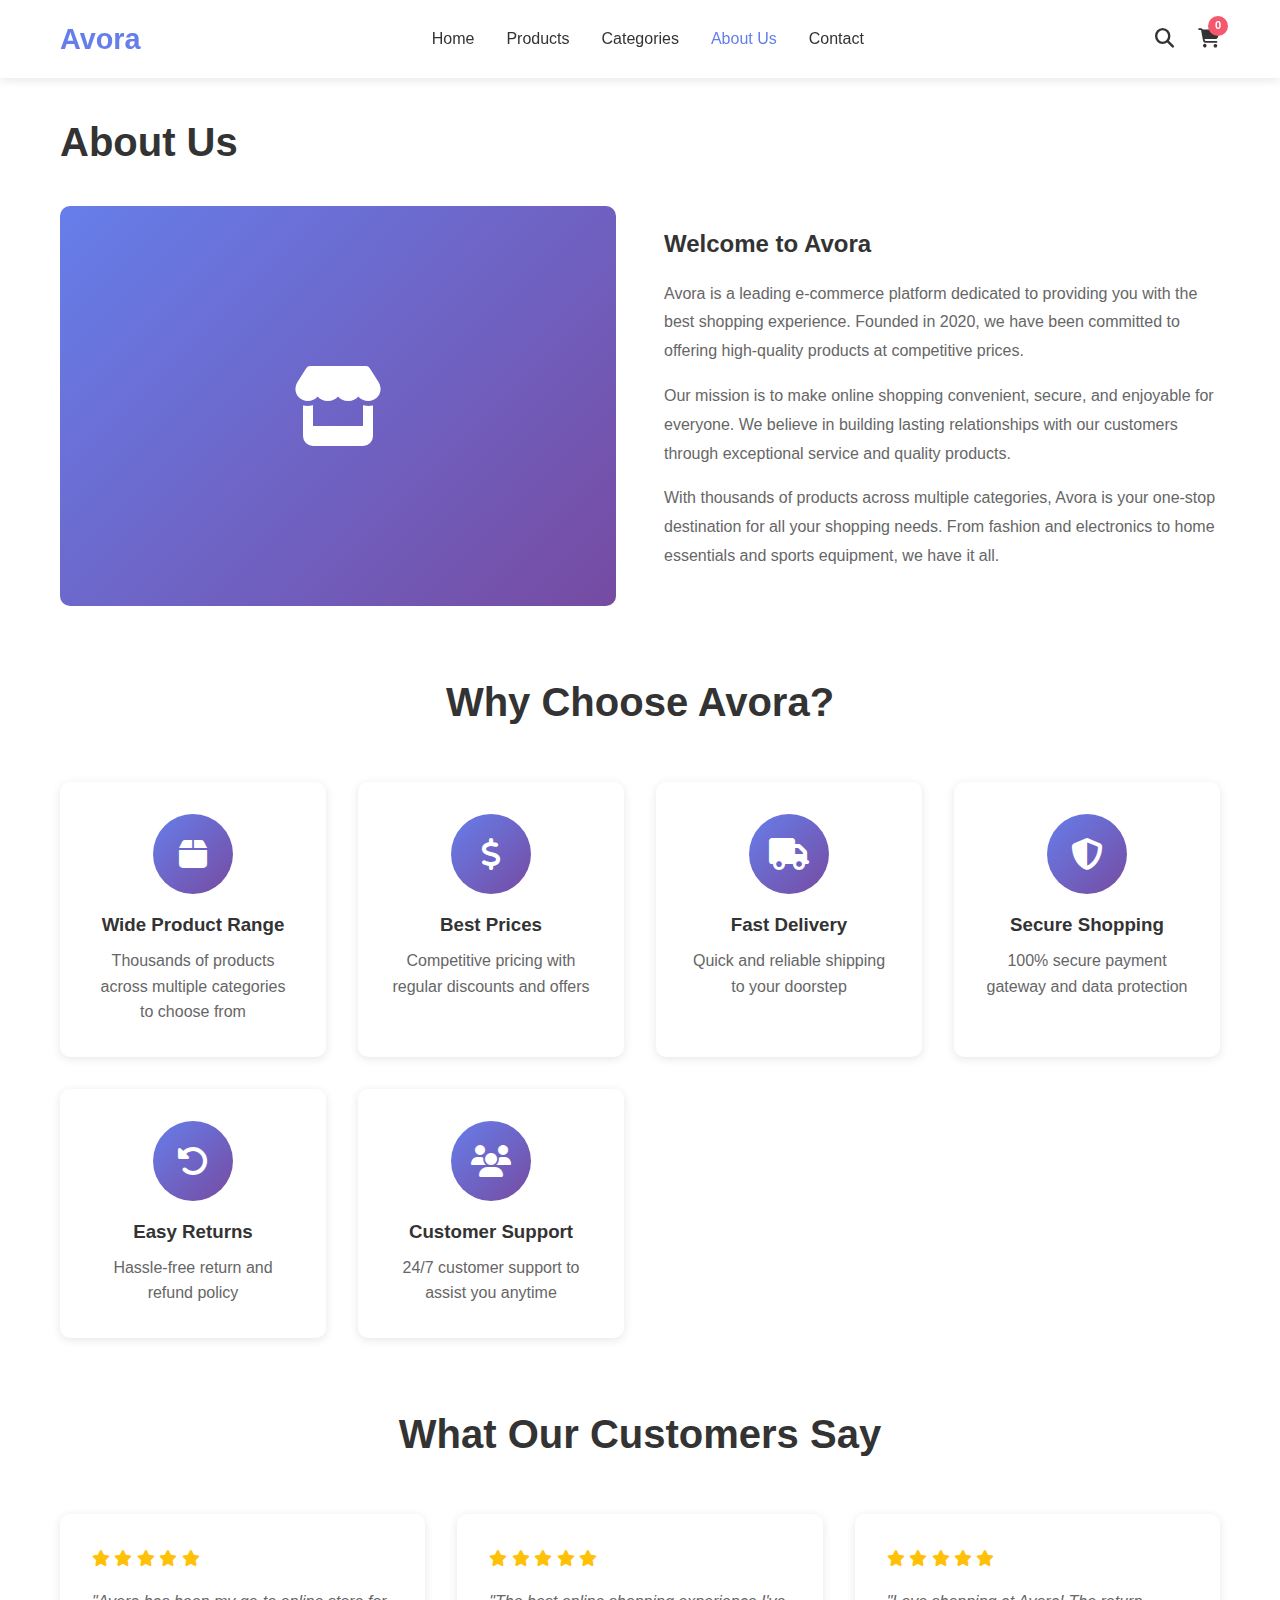
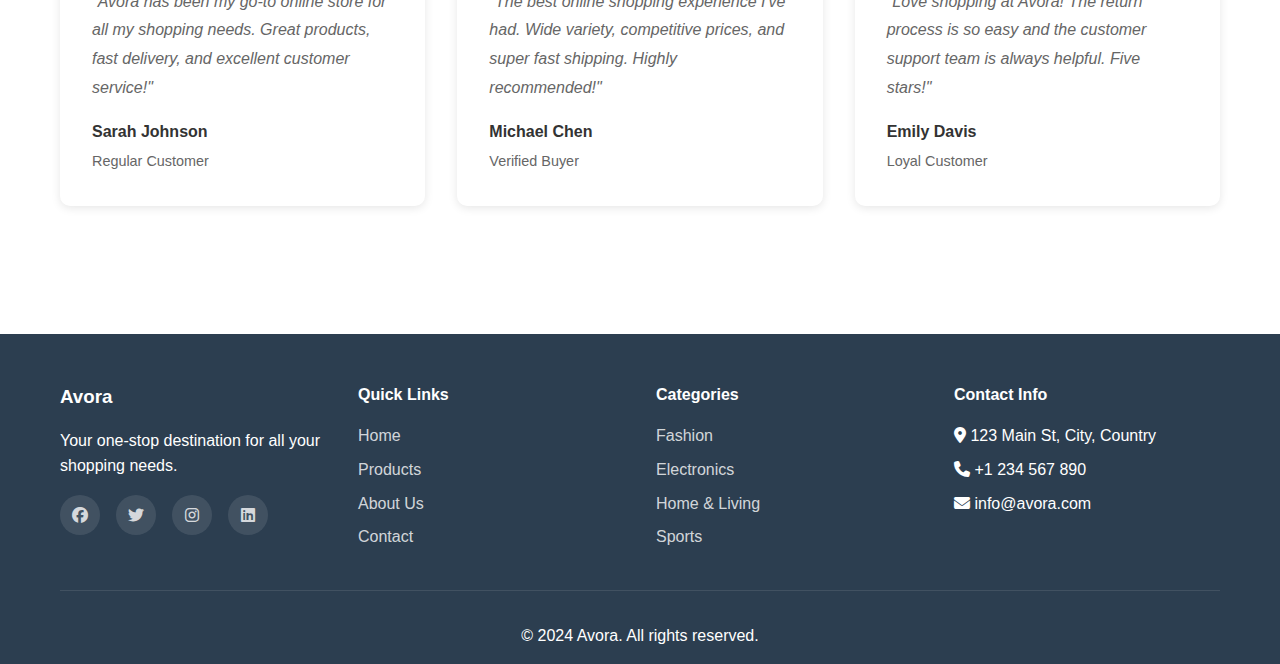
<file: about.html>
<!DOCTYPE html>
<html lang="en">
<head>
    <meta charset="UTF-8">
    <meta name="viewport" content="width=device-width, initial-scale=1.0">
    <title>About Us - Avora</title>
    <link rel="stylesheet" href="style.css">
    <link rel="stylesheet" href="https://cdnjs.cloudflare.com/ajax/libs/font-awesome/6.4.0/css/all.min.css">
</head>
<body>
    <!-- Navbar -->
    <nav class="navbar">
        <div class="container">
            <div class="nav-wrapper">
                <div class="logo">
                    <a href="index.html">Avora</a>
                </div>
                <ul class="nav-menu">
                    <li><a href="index.html">Home</a></li>
                    <li><a href="products.html">Products</a></li>
                    <li><a href="category.html">Categories</a></li>
                    <li><a href="about.html" class="active">About Us</a></li>
                    <li><a href="contact.html">Contact</a></li>
                </ul>
                <div class="nav-icons">
                    <a href="search.html" class="search-icon"><i class="fas fa-search"></i></a>
                    <a href="cart.html" class="cart-icon">
                        <i class="fas fa-shopping-cart"></i>
                        <span class="cart-count">0</span>
                    </a>
                </div>
                <div class="hamburger">
                    <span></span>
                    <span></span>
                    <span></span>
                </div>
            </div>
        </div>
    </nav>

    <!-- About Us Page Content -->
    <section class="about-page">
        <div class="container">
            <h1 class="page-title">About Us</h1>
            
            <!-- Images & Text Section -->
            <div class="about-content">
                <div class="about-image">
                    <div class="image-placeholder" style="background: linear-gradient(135deg, #667eea 0%, #764ba2 100%);">
                        <i class="fas fa-store"></i>
                    </div>
                </div>
                <div class="about-text">
                    <h2>Welcome to Avora</h2>
                    <p>Avora is a leading e-commerce platform dedicated to providing you with the best shopping experience. Founded in 2020, we have been committed to offering high-quality products at competitive prices.</p>
                    <p>Our mission is to make online shopping convenient, secure, and enjoyable for everyone. We believe in building lasting relationships with our customers through exceptional service and quality products.</p>
                    <p>With thousands of products across multiple categories, Avora is your one-stop destination for all your shopping needs. From fashion and electronics to home essentials and sports equipment, we have it all.</p>
                </div>
            </div>

            <!-- Features Section -->
            <section class="about-features">
                <h2 class="section-title">Why Choose Avora?</h2>
                <div class="features-grid">
                    <div class="feature-card">
                        <div class="feature-icon">
                            <i class="fas fa-box"></i>
                        </div>
                        <h3>Wide Product Range</h3>
                        <p>Thousands of products across multiple categories to choose from</p>
                    </div>
                    <div class="feature-card">
                        <div class="feature-icon">
                            <i class="fas fa-dollar-sign"></i>
                        </div>
                        <h3>Best Prices</h3>
                        <p>Competitive pricing with regular discounts and offers</p>
                    </div>
                    <div class="feature-card">
                        <div class="feature-icon">
                            <i class="fas fa-truck"></i>
                        </div>
                        <h3>Fast Delivery</h3>
                        <p>Quick and reliable shipping to your doorstep</p>
                    </div>
                    <div class="feature-card">
                        <div class="feature-icon">
                            <i class="fas fa-shield-alt"></i>
                        </div>
                        <h3>Secure Shopping</h3>
                        <p>100% secure payment gateway and data protection</p>
                    </div>
                    <div class="feature-card">
                        <div class="feature-icon">
                            <i class="fas fa-undo-alt"></i>
                        </div>
                        <h3>Easy Returns</h3>
                        <p>Hassle-free return and refund policy</p>
                    </div>
                    <div class="feature-card">
                        <div class="feature-icon">
                            <i class="fas fa-users"></i>
                        </div>
                        <h3>Customer Support</h3>
                        <p>24/7 customer support to assist you anytime</p>
                    </div>
                </div>
            </section>

            <!-- Testimonials Section -->
            <section class="testimonials-section">
                <h2 class="section-title">What Our Customers Say</h2>
                <div class="testimonials-grid">
                    <div class="testimonial-card">
                        <div class="testimonial-rating">
                            <i class="fas fa-star"></i>
                            <i class="fas fa-star"></i>
                            <i class="fas fa-star"></i>
                            <i class="fas fa-star"></i>
                            <i class="fas fa-star"></i>
                        </div>
                        <p class="testimonial-text">"Avora has been my go-to online store for all my shopping needs. Great products, fast delivery, and excellent customer service!"</p>
                        <div class="testimonial-author">
                            <strong>Sarah Johnson</strong>
                            <span>Regular Customer</span>
                        </div>
                    </div>
                    <div class="testimonial-card">
                        <div class="testimonial-rating">
                            <i class="fas fa-star"></i>
                            <i class="fas fa-star"></i>
                            <i class="fas fa-star"></i>
                            <i class="fas fa-star"></i>
                            <i class="fas fa-star"></i>
                        </div>
                        <p class="testimonial-text">"The best online shopping experience I've had. Wide variety, competitive prices, and super fast shipping. Highly recommended!"</p>
                        <div class="testimonial-author">
                            <strong>Michael Chen</strong>
                            <span>Verified Buyer</span>
                        </div>
                    </div>
                    <div class="testimonial-card">
                        <div class="testimonial-rating">
                            <i class="fas fa-star"></i>
                            <i class="fas fa-star"></i>
                            <i class="fas fa-star"></i>
                            <i class="fas fa-star"></i>
                            <i class="fas fa-star"></i>
                        </div>
                        <p class="testimonial-text">"Love shopping at Avora! The return process is so easy and the customer support team is always helpful. Five stars!"</p>
                        <div class="testimonial-author">
                            <strong>Emily Davis</strong>
                            <span>Loyal Customer</span>
                        </div>
                    </div>
                </div>
            </section>
        </div>
    </section>

    <!-- Footer -->
    <footer class="footer">
        <div class="container">
            <div class="footer-content">
                <div class="footer-section">
                    <h3>Avora</h3>
                    <p>Your one-stop destination for all your shopping needs.</p>
                    <div class="social-links">
                        <a href="#"><i class="fab fa-facebook"></i></a>
                        <a href="#"><i class="fab fa-twitter"></i></a>
                        <a href="#"><i class="fab fa-instagram"></i></a>
                        <a href="#"><i class="fab fa-linkedin"></i></a>
                    </div>
                </div>
                <div class="footer-section">
                    <h4>Quick Links</h4>
                    <ul>
                        <li><a href="index.html">Home</a></li>
                        <li><a href="products.html">Products</a></li>
                        <li><a href="about.html">About Us</a></li>
                        <li><a href="contact.html">Contact</a></li>
                    </ul>
                </div>
                <div class="footer-section">
                    <h4>Categories</h4>
                    <ul>
                        <li><a href="category.html?cat=fashion">Fashion</a></li>
                        <li><a href="category.html?cat=electronics">Electronics</a></li>
                        <li><a href="category.html?cat=home">Home & Living</a></li>
                        <li><a href="category.html?cat=sports">Sports</a></li>
                    </ul>
                </div>
                <div class="footer-section">
                    <h4>Contact Info</h4>
                    <ul>
                        <li><i class="fas fa-map-marker-alt"></i> 123 Main St, City, Country</li>
                        <li><i class="fas fa-phone"></i> +1 234 567 890</li>
                        <li><i class="fas fa-envelope"></i> info@avora.com</li>
                    </ul>
                </div>
            </div>
            <div class="footer-bottom">
                <p>&copy; 2024 Avora. All rights reserved.</p>
            </div>
        </div>
    </footer>

    <!-- Scroll to Top Button -->
    <button class="scroll-to-top" id="scrollToTop">
        <i class="fas fa-arrow-up"></i>
    </button>

    <script src="https://code.jquery.com/jquery-3.6.0.min.js"></script>
    <script src="script.js"></script>
</body>
</html>
</file>
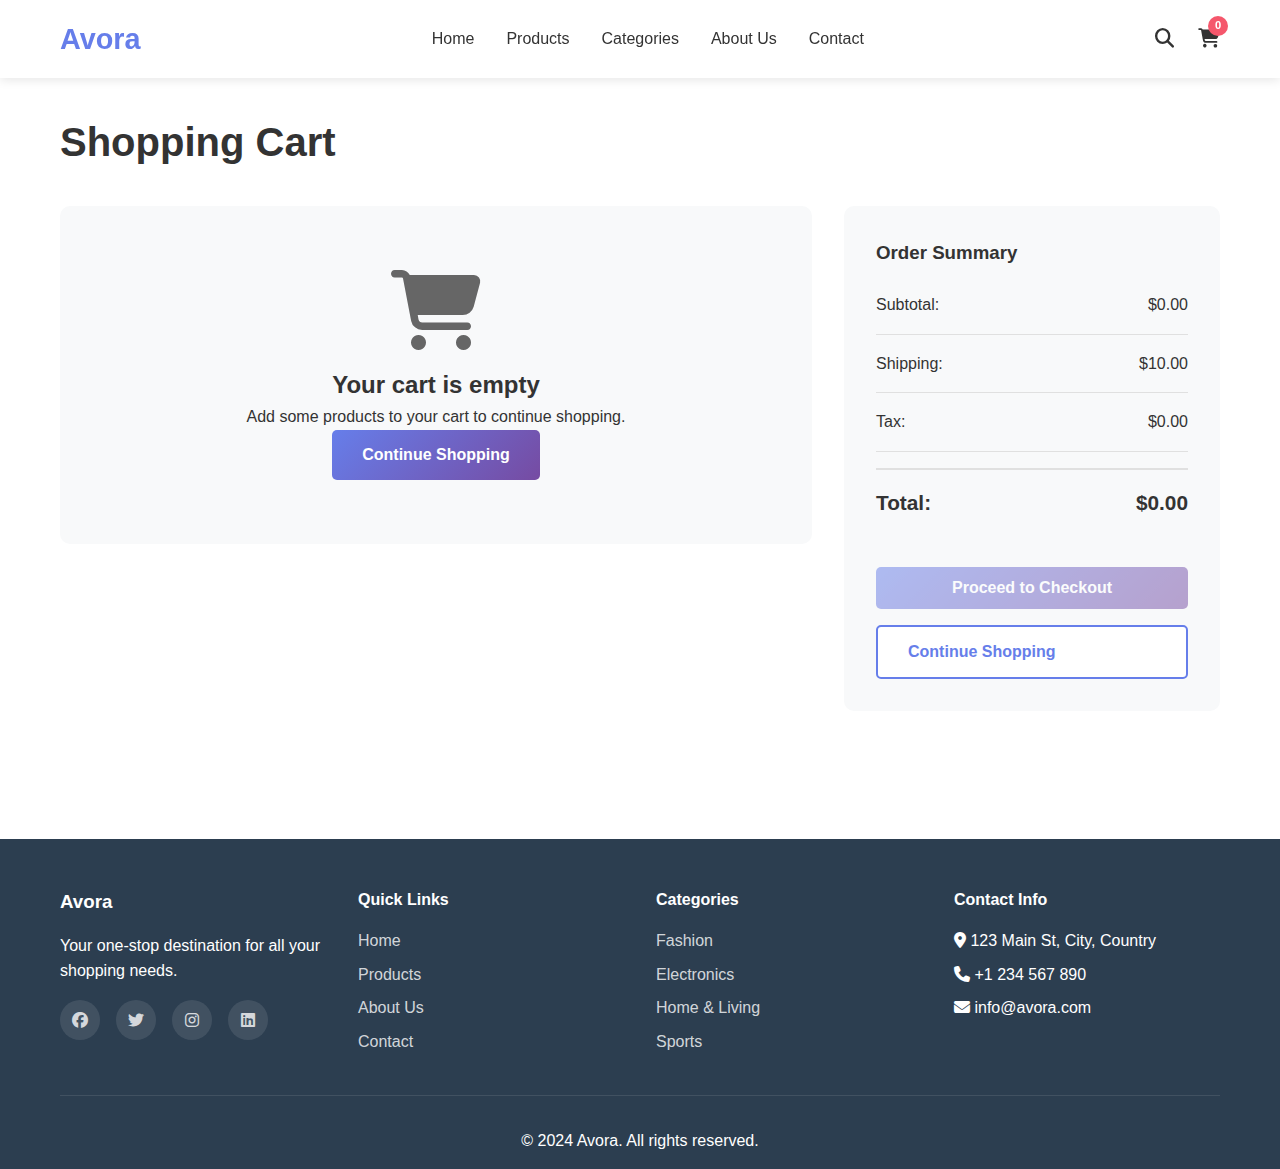
<file: cart.html>
<!DOCTYPE html>
<html lang="en">
<head>
    <meta charset="UTF-8">
    <meta name="viewport" content="width=device-width, initial-scale=1.0">
    <title>Shopping Cart - Avora</title>
    <link rel="stylesheet" href="style.css">
    <link rel="stylesheet" href="https://cdnjs.cloudflare.com/ajax/libs/font-awesome/6.4.0/css/all.min.css">
</head>
<body>
    <!-- Navbar -->
    <nav class="navbar">
        <div class="container">
            <div class="nav-wrapper">
                <div class="logo">
                    <a href="index.html">Avora</a>
                </div>
                <ul class="nav-menu">
                    <li><a href="index.html">Home</a></li>
                    <li><a href="products.html">Products</a></li>
                    <li><a href="category.html">Categories</a></li>
                    <li><a href="about.html">About Us</a></li>
                    <li><a href="contact.html">Contact</a></li>
                </ul>
                <div class="nav-icons">
                    <a href="search.html" class="search-icon"><i class="fas fa-search"></i></a>
                    <a href="cart.html" class="cart-icon">
                        <i class="fas fa-shopping-cart"></i>
                        <span class="cart-count">0</span>
                    </a>
                </div>
                <div class="hamburger">
                    <span></span>
                    <span></span>
                    <span></span>
                </div>
            </div>
        </div>
    </nav>

    <!-- Cart Page Content -->
    <section class="cart-page">
        <div class="container">
            <h1 class="page-title">Shopping Cart</h1>
            
            <div class="cart-layout">
                <div class="cart-items" id="cartItems">
                    <!-- Cart items will be loaded dynamically -->
                    <div class="empty-cart">
                        <i class="fas fa-shopping-cart"></i>
                        <h2>Your cart is empty</h2>
                        <p>Add some products to your cart to continue shopping.</p>
                        <a href="products.html" class="btn-primary">Continue Shopping</a>
                    </div>
                </div>
                
                <div class="cart-summary">
                    <h3>Order Summary</h3>
                    <div class="summary-row">
                        <span>Subtotal:</span>
                        <span id="cartSubtotal">$0.00</span>
                    </div>
                    <div class="summary-row">
                        <span>Shipping:</span>
                        <span id="cartShipping">$10.00</span>
                    </div>
                    <div class="summary-row">
                        <span>Tax:</span>
                        <span id="cartTax">$0.00</span>
                    </div>
                    <div class="summary-row total">
                        <span>Total:</span>
                        <span id="cartTotal">$0.00</span>
                    </div>
                    <button class="btn-primary btn-checkout" id="checkoutBtn" disabled>
                        Proceed to Checkout
                    </button>
                    <a href="products.html" class="btn-secondary">Continue Shopping</a>
                </div>
            </div>
        </div>
    </section>

    <!-- Footer -->
    <footer class="footer">
        <div class="container">
            <div class="footer-content">
                <div class="footer-section">
                    <h3>Avora</h3>
                    <p>Your one-stop destination for all your shopping needs.</p>
                    <div class="social-links">
                        <a href="#"><i class="fab fa-facebook"></i></a>
                        <a href="#"><i class="fab fa-twitter"></i></a>
                        <a href="#"><i class="fab fa-instagram"></i></a>
                        <a href="#"><i class="fab fa-linkedin"></i></a>
                    </div>
                </div>
                <div class="footer-section">
                    <h4>Quick Links</h4>
                    <ul>
                        <li><a href="index.html">Home</a></li>
                        <li><a href="products.html">Products</a></li>
                        <li><a href="about.html">About Us</a></li>
                        <li><a href="contact.html">Contact</a></li>
                    </ul>
                </div>
                <div class="footer-section">
                    <h4>Categories</h4>
                    <ul>
                        <li><a href="category.html?cat=fashion">Fashion</a></li>
                        <li><a href="category.html?cat=electronics">Electronics</a></li>
                        <li><a href="category.html?cat=home">Home & Living</a></li>
                        <li><a href="category.html?cat=sports">Sports</a></li>
                    </ul>
                </div>
                <div class="footer-section">
                    <h4>Contact Info</h4>
                    <ul>
                        <li><i class="fas fa-map-marker-alt"></i> 123 Main St, City, Country</li>
                        <li><i class="fas fa-phone"></i> +1 234 567 890</li>
                        <li><i class="fas fa-envelope"></i> info@avora.com</li>
                    </ul>
                </div>
            </div>
            <div class="footer-bottom">
                <p>&copy; 2024 Avora. All rights reserved.</p>
            </div>
        </div>
    </footer>

    <!-- Scroll to Top Button -->
    <button class="scroll-to-top" id="scrollToTop">
        <i class="fas fa-arrow-up"></i>
    </button>

    <script src="https://code.jquery.com/jquery-3.6.0.min.js"></script>
    <script src="script.js"></script>
</body>
</html>
</file>
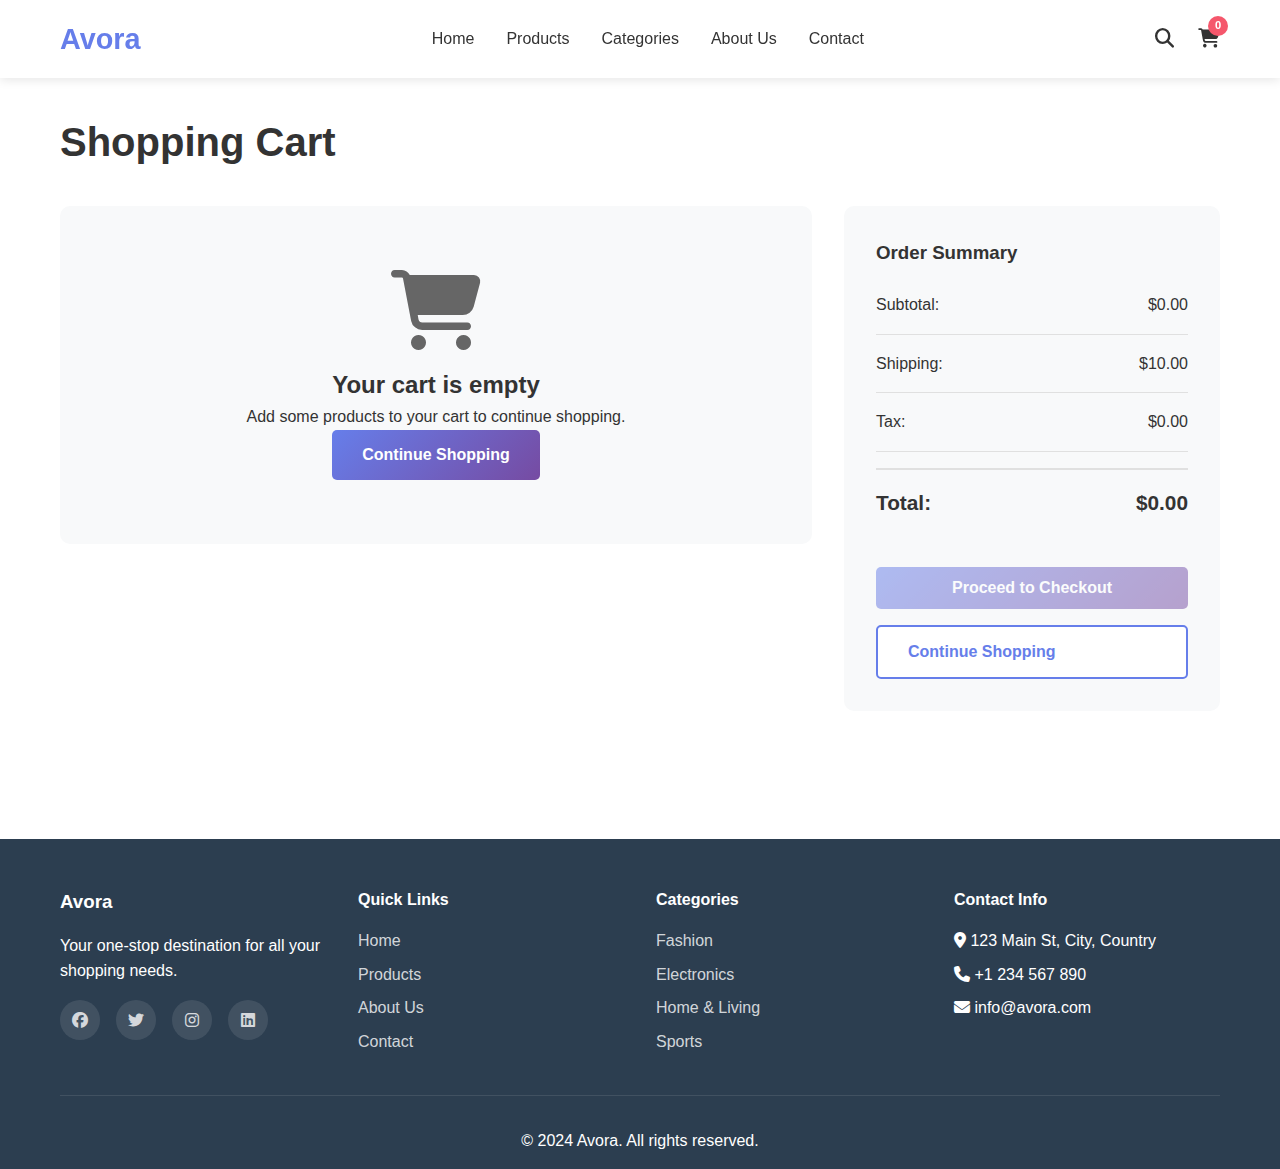
<file: checkout.html>
<!DOCTYPE html>
<html lang="en">
<head>
    <meta charset="UTF-8">
    <meta name="viewport" content="width=device-width, initial-scale=1.0">
    <title>Checkout - Avora</title>
    <link rel="stylesheet" href="style.css">
    <link rel="stylesheet" href="https://cdnjs.cloudflare.com/ajax/libs/font-awesome/6.4.0/css/all.min.css">
</head>
<body>
    <!-- Navbar -->
    <nav class="navbar">
        <div class="container">
            <div class="nav-wrapper">
                <div class="logo">
                    <a href="index.html">Avora</a>
                </div>
                <ul class="nav-menu">
                    <li><a href="index.html">Home</a></li>
                    <li><a href="products.html">Products</a></li>
                    <li><a href="category.html">Categories</a></li>
                    <li><a href="about.html">About Us</a></li>
                    <li><a href="contact.html">Contact</a></li>
                </ul>
                <div class="nav-icons">
                    <a href="search.html" class="search-icon"><i class="fas fa-search"></i></a>
                    <a href="cart.html" class="cart-icon">
                        <i class="fas fa-shopping-cart"></i>
                        <span class="cart-count">0</span>
                    </a>
                </div>
                <div class="hamburger">
                    <span></span>
                    <span></span>
                    <span></span>
                </div>
            </div>
        </div>
    </nav>

    <!-- Checkout Page Content -->
    <section class="checkout-page">
        <div class="container">
            <h1 class="page-title">Checkout</h1>
            
            <div class="checkout-layout">
                <!-- Shipping Information Form -->
                <div class="checkout-form-section">
                    <h2>Shipping Information</h2>
                    <form id="checkoutForm" class="checkout-form">
                        <div class="form-group">
                            <label for="firstName">First Name *</label>
                            <input type="text" id="firstName" name="firstName" required>
                        </div>
                        <div class="form-group">
                            <label for="lastName">Last Name *</label>
                            <input type="text" id="lastName" name="lastName" required>
                        </div>
                        <div class="form-group">
                            <label for="email">Email Address *</label>
                            <input type="email" id="email" name="email" required>
                        </div>
                        <div class="form-group">
                            <label for="phone">Phone Number *</label>
                            <input type="tel" id="phone" name="phone" required>
                        </div>
                        <div class="form-group">
                            <label for="address">Street Address *</label>
                            <input type="text" id="address" name="address" required>
                        </div>
                        <div class="form-row">
                            <div class="form-group">
                                <label for="city">City *</label>
                                <input type="text" id="city" name="city" required>
                            </div>
                            <div class="form-group">
                                <label for="state">State *</label>
                                <input type="text" id="state" name="state" required>
                            </div>
                        </div>
                        <div class="form-row">
                            <div class="form-group">
                                <label for="zipCode">ZIP Code *</label>
                                <input type="text" id="zipCode" name="zipCode" required>
                            </div>
                            <div class="form-group">
                                <label for="country">Country *</label>
                                <input type="text" id="country" name="country" required>
                            </div>
                        </div>
                        <div class="form-group">
                            <label for="paymentMethod">Payment Method *</label>
                            <select id="paymentMethod" name="paymentMethod" required>
                                <option value="">Select Payment Method</option>
                                <option value="credit">Credit Card</option>
                                <option value="debit">Debit Card</option>
                                <option value="paypal">PayPal</option>
                                <option value="cod">Cash on Delivery</option>
                            </select>
                        </div>
                        <button type="submit" class="btn-primary btn-submit-order">Place Order</button>
                    </form>
                </div>

                <!-- Order Summary -->
                <div class="order-summary-section">
                    <h2>Order Summary</h2>
                    <div class="order-items" id="orderItems">
                        <!-- Order items will be loaded from cart -->
                    </div>
                    <div class="order-summary">
                        <div class="summary-row">
                            <span>Subtotal:</span>
                            <span id="orderSubtotal">$0.00</span>
                        </div>
                        <div class="summary-row">
                            <span>Shipping:</span>
                            <span id="orderShipping">$10.00</span>
                        </div>
                        <div class="summary-row">
                            <span>Tax:</span>
                            <span id="orderTax">$0.00</span>
                        </div>
                        <div class="summary-row total">
                            <span>Total:</span>
                            <span id="orderTotal">$0.00</span>
                        </div>
                    </div>
                </div>
            </div>
        </div>
    </section>

    <!-- Footer -->
    <footer class="footer">
        <div class="container">
            <div class="footer-content">
                <div class="footer-section">
                    <h3>Avora</h3>
                    <p>Your one-stop destination for all your shopping needs.</p>
                    <div class="social-links">
                        <a href="#"><i class="fab fa-facebook"></i></a>
                        <a href="#"><i class="fab fa-twitter"></i></a>
                        <a href="#"><i class="fab fa-instagram"></i></a>
                        <a href="#"><i class="fab fa-linkedin"></i></a>
                    </div>
                </div>
                <div class="footer-section">
                    <h4>Quick Links</h4>
                    <ul>
                        <li><a href="index.html">Home</a></li>
                        <li><a href="products.html">Products</a></li>
                        <li><a href="about.html">About Us</a></li>
                        <li><a href="contact.html">Contact</a></li>
                    </ul>
                </div>
                <div class="footer-section">
                    <h4>Categories</h4>
                    <ul>
                        <li><a href="category.html?cat=fashion">Fashion</a></li>
                        <li><a href="category.html?cat=electronics">Electronics</a></li>
                        <li><a href="category.html?cat=home">Home & Living</a></li>
                        <li><a href="category.html?cat=sports">Sports</a></li>
                    </ul>
                </div>
                <div class="footer-section">
                    <h4>Contact Info</h4>
                    <ul>
                        <li><i class="fas fa-map-marker-alt"></i> 123 Main St, City, Country</li>
                        <li><i class="fas fa-phone"></i> +1 234 567 890</li>
                        <li><i class="fas fa-envelope"></i> info@avora.com</li>
                    </ul>
                </div>
            </div>
            <div class="footer-bottom">
                <p>&copy; 2024 Avora. All rights reserved.</p>
            </div>
        </div>
    </footer>

    <!-- Scroll to Top Button -->
    <button class="scroll-to-top" id="scrollToTop">
        <i class="fas fa-arrow-up"></i>
    </button>

    <script src="https://code.jquery.com/jquery-3.6.0.min.js"></script>
    <script src="script.js"></script>
</body>
</html>
</file>
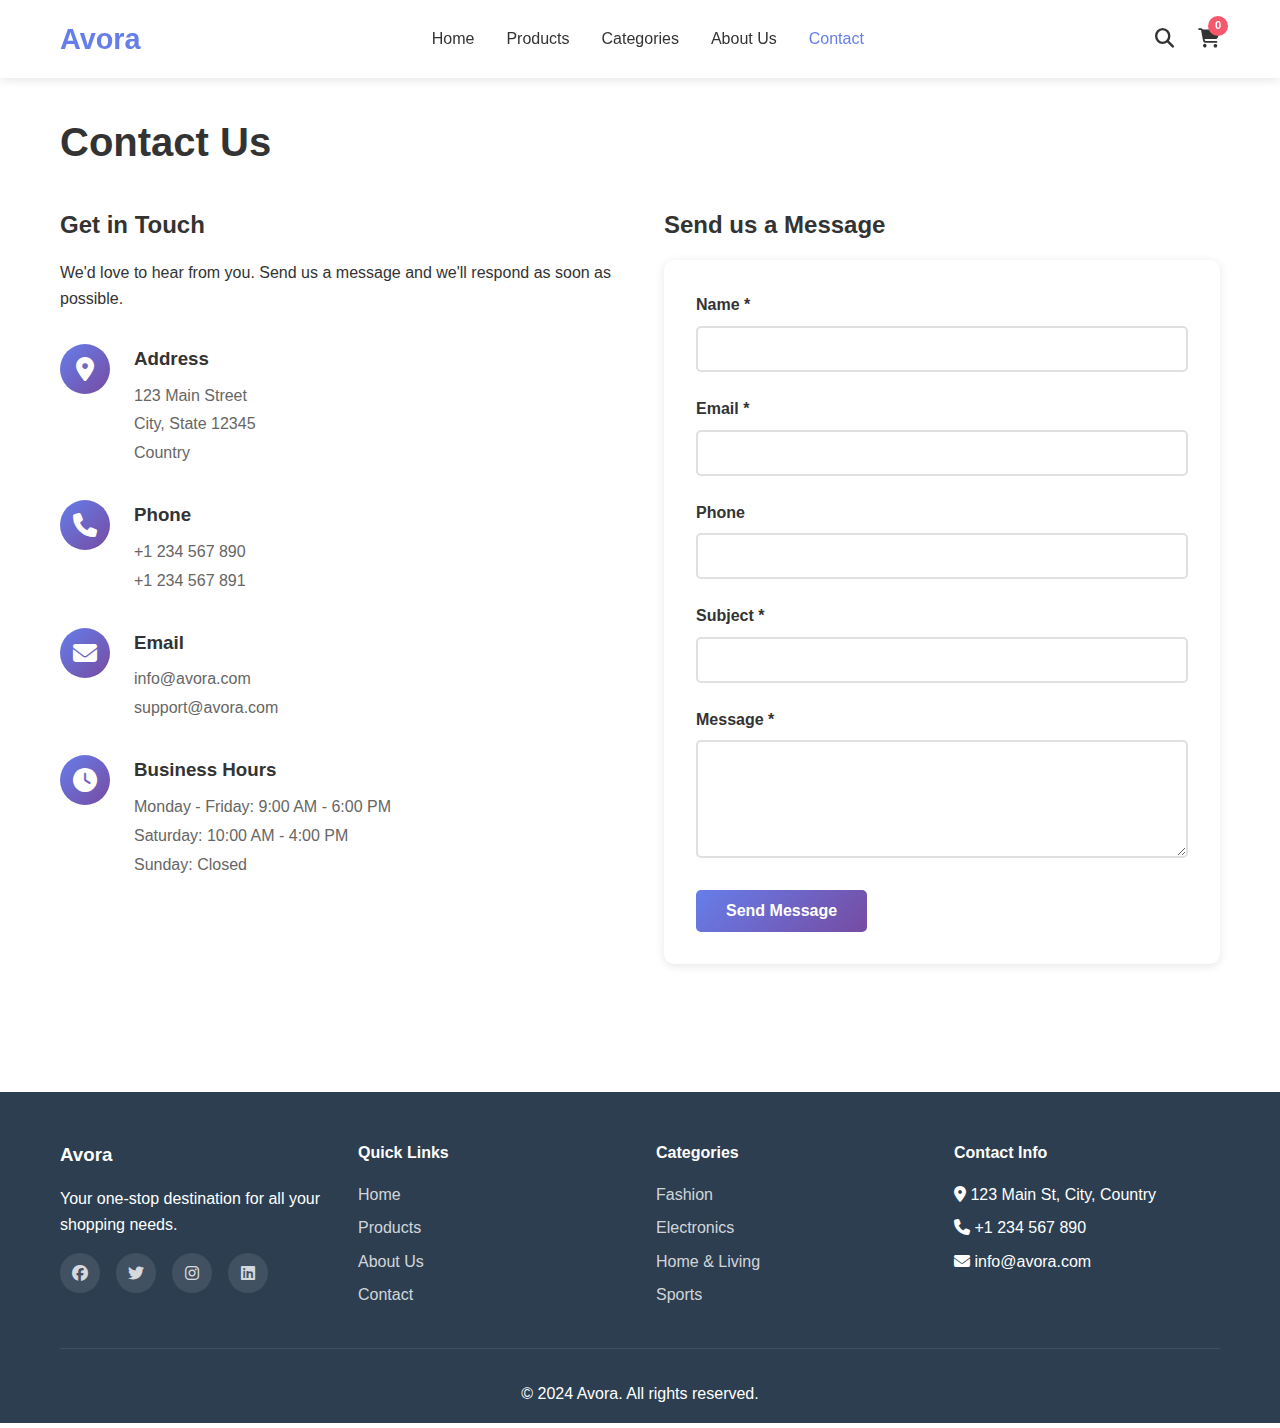
<file: contact.html>
<!DOCTYPE html>
<html lang="en">
<head>
    <meta charset="UTF-8">
    <meta name="viewport" content="width=device-width, initial-scale=1.0">
    <title>Contact Us - Avora</title>
    <link rel="stylesheet" href="style.css">
    <link rel="stylesheet" href="https://cdnjs.cloudflare.com/ajax/libs/font-awesome/6.4.0/css/all.min.css">
</head>
<body>
    <!-- Navbar -->
    <nav class="navbar">
        <div class="container">
            <div class="nav-wrapper">
                <div class="logo">
                    <a href="index.html">Avora</a>
                </div>
                <ul class="nav-menu">
                    <li><a href="index.html">Home</a></li>
                    <li><a href="products.html">Products</a></li>
                    <li><a href="category.html">Categories</a></li>
                    <li><a href="about.html">About Us</a></li>
                    <li><a href="contact.html" class="active">Contact</a></li>
                </ul>
                <div class="nav-icons">
                    <a href="search.html" class="search-icon"><i class="fas fa-search"></i></a>
                    <a href="cart.html" class="cart-icon">
                        <i class="fas fa-shopping-cart"></i>
                        <span class="cart-count">0</span>
                    </a>
                </div>
                <div class="hamburger">
                    <span></span>
                    <span></span>
                    <span></span>
                </div>
            </div>
        </div>
    </nav>

    <!-- Contact Page Content -->
    <section class="contact-page">
        <div class="container">
            <h1 class="page-title">Contact Us</h1>
            
            <div class="contact-layout">
                <!-- Contact Info -->
                <div class="contact-info-section">
                    <h2>Get in Touch</h2>
                    <p>We'd love to hear from you. Send us a message and we'll respond as soon as possible.</p>
                    
                    <div class="contact-info">
                        <div class="info-item">
                            <div class="info-icon">
                                <i class="fas fa-map-marker-alt"></i>
                            </div>
                            <div class="info-content">
                                <h3>Address</h3>
                                <p>123 Main Street<br>City, State 12345<br>Country</p>
                            </div>
                        </div>
                        <div class="info-item">
                            <div class="info-icon">
                                <i class="fas fa-phone"></i>
                            </div>
                            <div class="info-content">
                                <h3>Phone</h3>
                                <p>+1 234 567 890<br>+1 234 567 891</p>
                            </div>
                        </div>
                        <div class="info-item">
                            <div class="info-icon">
                                <i class="fas fa-envelope"></i>
                            </div>
                            <div class="info-content">
                                <h3>Email</h3>
                                <p>info@avora.com<br>support@avora.com</p>
                            </div>
                        </div>
                        <div class="info-item">
                            <div class="info-icon">
                                <i class="fas fa-clock"></i>
                            </div>
                            <div class="info-content">
                                <h3>Business Hours</h3>
                                <p>Monday - Friday: 9:00 AM - 6:00 PM<br>Saturday: 10:00 AM - 4:00 PM<br>Sunday: Closed</p>
                            </div>
                        </div>
                    </div>
                </div>

                <!-- Contact Form -->
                <div class="contact-form-section">
                    <h2>Send us a Message</h2>
                    <form id="contactForm" class="contact-form">
                        <div class="form-group">
                            <label for="contactName">Name *</label>
                            <input type="text" id="contactName" name="name" required>
                            <span class="error-message" id="nameError"></span>
                        </div>
                        <div class="form-group">
                            <label for="contactEmail">Email *</label>
                            <input type="email" id="contactEmail" name="email" required>
                            <span class="error-message" id="emailError"></span>
                        </div>
                        <div class="form-group">
                            <label for="contactPhone">Phone</label>
                            <input type="tel" id="contactPhone" name="phone">
                            <span class="error-message" id="phoneError"></span>
                        </div>
                        <div class="form-group">
                            <label for="contactSubject">Subject *</label>
                            <input type="text" id="contactSubject" name="subject" required>
                            <span class="error-message" id="subjectError"></span>
                        </div>
                        <div class="form-group">
                            <label for="contactMessage">Message *</label>
                            <textarea id="contactMessage" name="message" rows="5" required></textarea>
                            <span class="error-message" id="messageError"></span>
                        </div>
                        <button type="submit" class="btn-primary">Send Message</button>
                    </form>
                </div>
            </div>
        </div>
    </section>

    <!-- Footer -->
    <footer class="footer">
        <div class="container">
            <div class="footer-content">
                <div class="footer-section">
                    <h3>Avora</h3>
                    <p>Your one-stop destination for all your shopping needs.</p>
                    <div class="social-links">
                        <a href="#"><i class="fab fa-facebook"></i></a>
                        <a href="#"><i class="fab fa-twitter"></i></a>
                        <a href="#"><i class="fab fa-instagram"></i></a>
                        <a href="#"><i class="fab fa-linkedin"></i></a>
                    </div>
                </div>
                <div class="footer-section">
                    <h4>Quick Links</h4>
                    <ul>
                        <li><a href="index.html">Home</a></li>
                        <li><a href="products.html">Products</a></li>
                        <li><a href="about.html">About Us</a></li>
                        <li><a href="contact.html">Contact</a></li>
                    </ul>
                </div>
                <div class="footer-section">
                    <h4>Categories</h4>
                    <ul>
                        <li><a href="category.html?cat=fashion">Fashion</a></li>
                        <li><a href="category.html?cat=electronics">Electronics</a></li>
                        <li><a href="category.html?cat=home">Home & Living</a></li>
                        <li><a href="category.html?cat=sports">Sports</a></li>
                    </ul>
                </div>
                <div class="footer-section">
                    <h4>Contact Info</h4>
                    <ul>
                        <li><i class="fas fa-map-marker-alt"></i> 123 Main St, City, Country</li>
                        <li><i class="fas fa-phone"></i> +1 234 567 890</li>
                        <li><i class="fas fa-envelope"></i> info@avora.com</li>
                    </ul>
                </div>
            </div>
            <div class="footer-bottom">
                <p>&copy; 2024 Avora. All rights reserved.</p>
            </div>
        </div>
    </footer>

    <!-- Scroll to Top Button -->
    <button class="scroll-to-top" id="scrollToTop">
        <i class="fas fa-arrow-up"></i>
    </button>

    <script src="https://code.jquery.com/jquery-3.6.0.min.js"></script>
    <script src="script.js"></script>
</body>
</html>
</file>
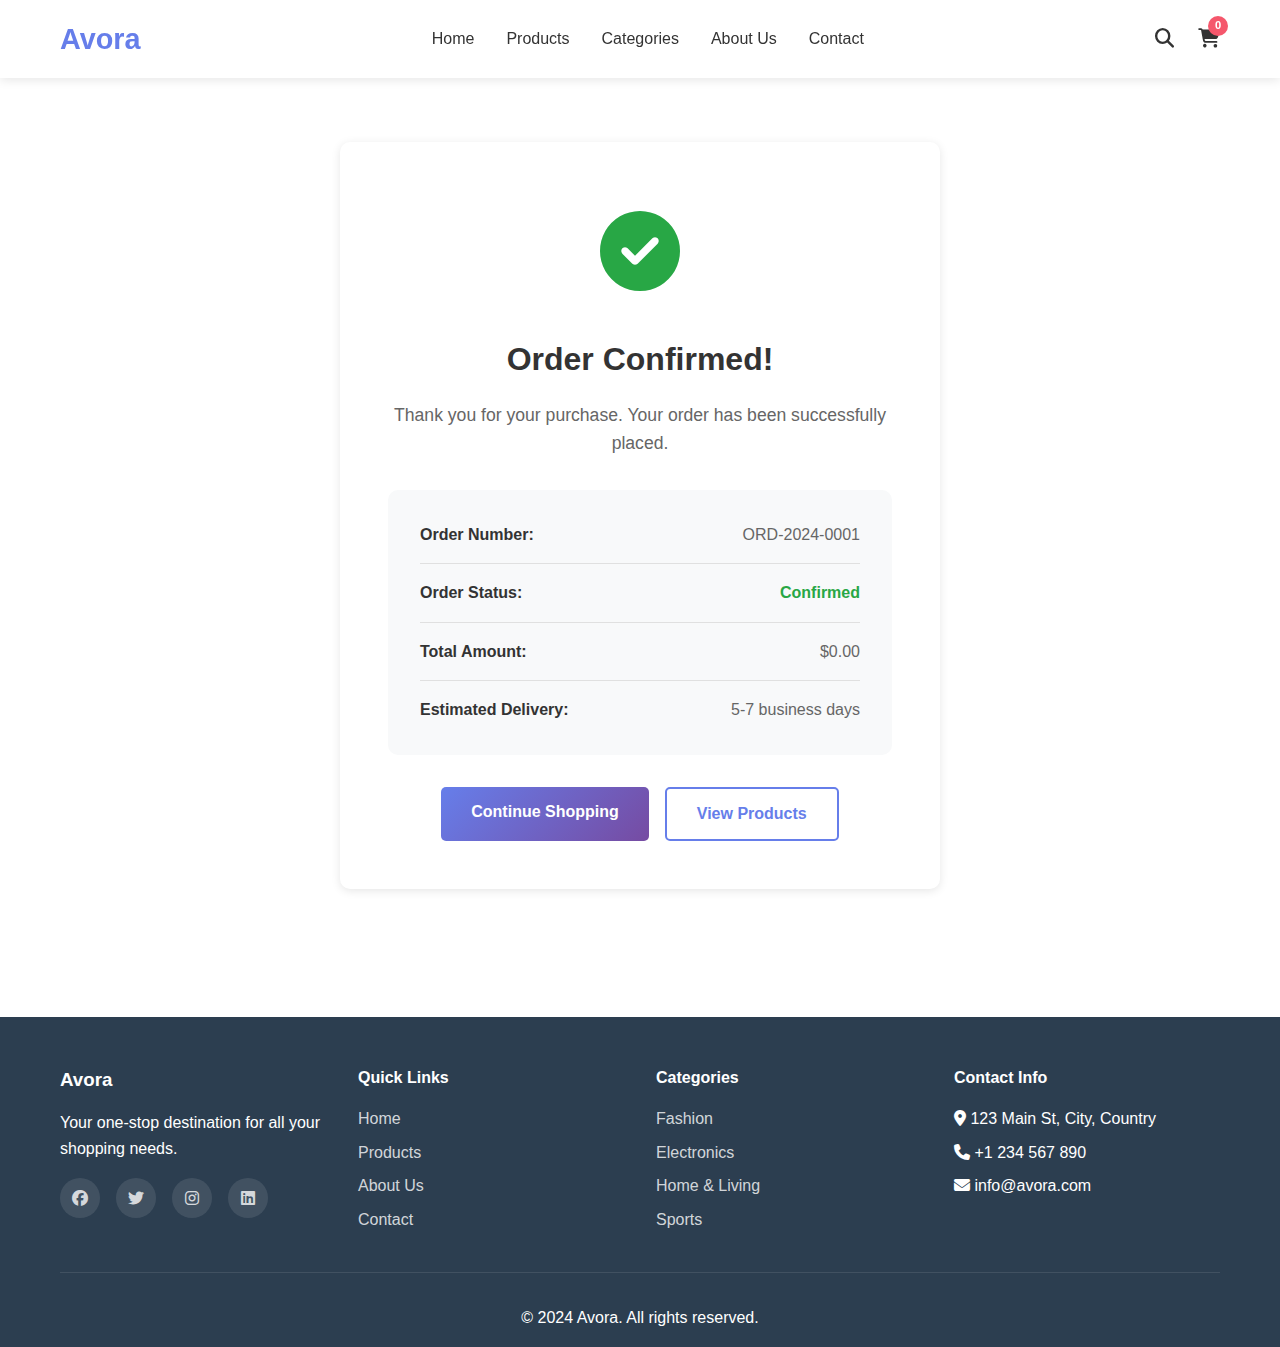
<file: order-confirmation.html>
<!DOCTYPE html>
<html lang="en">
<head>
    <meta charset="UTF-8">
    <meta name="viewport" content="width=device-width, initial-scale=1.0">
    <title>Order Confirmation - Avora</title>
    <link rel="stylesheet" href="style.css">
    <link rel="stylesheet" href="https://cdnjs.cloudflare.com/ajax/libs/font-awesome/6.4.0/css/all.min.css">
</head>
<body>
    <!-- Navbar -->
    <nav class="navbar">
        <div class="container">
            <div class="nav-wrapper">
                <div class="logo">
                    <a href="index.html">Avora</a>
                </div>
                <ul class="nav-menu">
                    <li><a href="index.html">Home</a></li>
                    <li><a href="products.html">Products</a></li>
                    <li><a href="category.html">Categories</a></li>
                    <li><a href="about.html">About Us</a></li>
                    <li><a href="contact.html">Contact</a></li>
                </ul>
                <div class="nav-icons">
                    <a href="search.html" class="search-icon"><i class="fas fa-search"></i></a>
                    <a href="cart.html" class="cart-icon">
                        <i class="fas fa-shopping-cart"></i>
                        <span class="cart-count">0</span>
                    </a>
                </div>
                <div class="hamburger">
                    <span></span>
                    <span></span>
                    <span></span>
                </div>
            </div>
        </div>
    </nav>

    <!-- Order Confirmation Page -->
    <section class="order-confirmation-page">
        <div class="container">
            <div class="confirmation-content">
                <div class="confirmation-icon">
                    <i class="fas fa-check-circle"></i>
                </div>
                <h1>Order Confirmed!</h1>
                <p class="confirmation-message">Thank you for your purchase. Your order has been successfully placed.</p>
                
                <div class="order-details">
                    <div class="detail-row">
                        <span class="detail-label">Order Number:</span>
                        <span class="detail-value" id="orderNumber">ORD-2024-0001</span>
                    </div>
                    <div class="detail-row">
                        <span class="detail-label">Order Status:</span>
                        <span class="detail-value status" id="orderStatus">Confirmed</span>
                    </div>
                    <div class="detail-row">
                        <span class="detail-label">Total Amount:</span>
                        <span class="detail-value" id="orderAmount">$0.00</span>
                    </div>
                    <div class="detail-row">
                        <span class="detail-label">Estimated Delivery:</span>
                        <span class="detail-value" id="deliveryDate">5-7 business days</span>
                    </div>
                </div>

                <div class="confirmation-actions">
                    <a href="index.html" class="btn-primary">Continue Shopping</a>
                    <a href="products.html" class="btn-secondary">View Products</a>
                </div>
            </div>
        </div>
    </section>

    <!-- Footer -->
    <footer class="footer">
        <div class="container">
            <div class="footer-content">
                <div class="footer-section">
                    <h3>Avora</h3>
                    <p>Your one-stop destination for all your shopping needs.</p>
                    <div class="social-links">
                        <a href="#"><i class="fab fa-facebook"></i></a>
                        <a href="#"><i class="fab fa-twitter"></i></a>
                        <a href="#"><i class="fab fa-instagram"></i></a>
                        <a href="#"><i class="fab fa-linkedin"></i></a>
                    </div>
                </div>
                <div class="footer-section">
                    <h4>Quick Links</h4>
                    <ul>
                        <li><a href="index.html">Home</a></li>
                        <li><a href="products.html">Products</a></li>
                        <li><a href="about.html">About Us</a></li>
                        <li><a href="contact.html">Contact</a></li>
                    </ul>
                </div>
                <div class="footer-section">
                    <h4>Categories</h4>
                    <ul>
                        <li><a href="category.html?cat=fashion">Fashion</a></li>
                        <li><a href="category.html?cat=electronics">Electronics</a></li>
                        <li><a href="category.html?cat=home">Home & Living</a></li>
                        <li><a href="category.html?cat=sports">Sports</a></li>
                    </ul>
                </div>
                <div class="footer-section">
                    <h4>Contact Info</h4>
                    <ul>
                        <li><i class="fas fa-map-marker-alt"></i> 123 Main St, City, Country</li>
                        <li><i class="fas fa-phone"></i> +1 234 567 890</li>
                        <li><i class="fas fa-envelope"></i> info@avora.com</li>
                    </ul>
                </div>
            </div>
            <div class="footer-bottom">
                <p>&copy; 2024 Avora. All rights reserved.</p>
            </div>
        </div>
    </footer>

    <!-- Scroll to Top Button -->
    <button class="scroll-to-top" id="scrollToTop">
        <i class="fas fa-arrow-up"></i>
    </button>

    <script src="https://code.jquery.com/jquery-3.6.0.min.js"></script>
    <script src="script.js"></script>
</body>
</html>
</file>
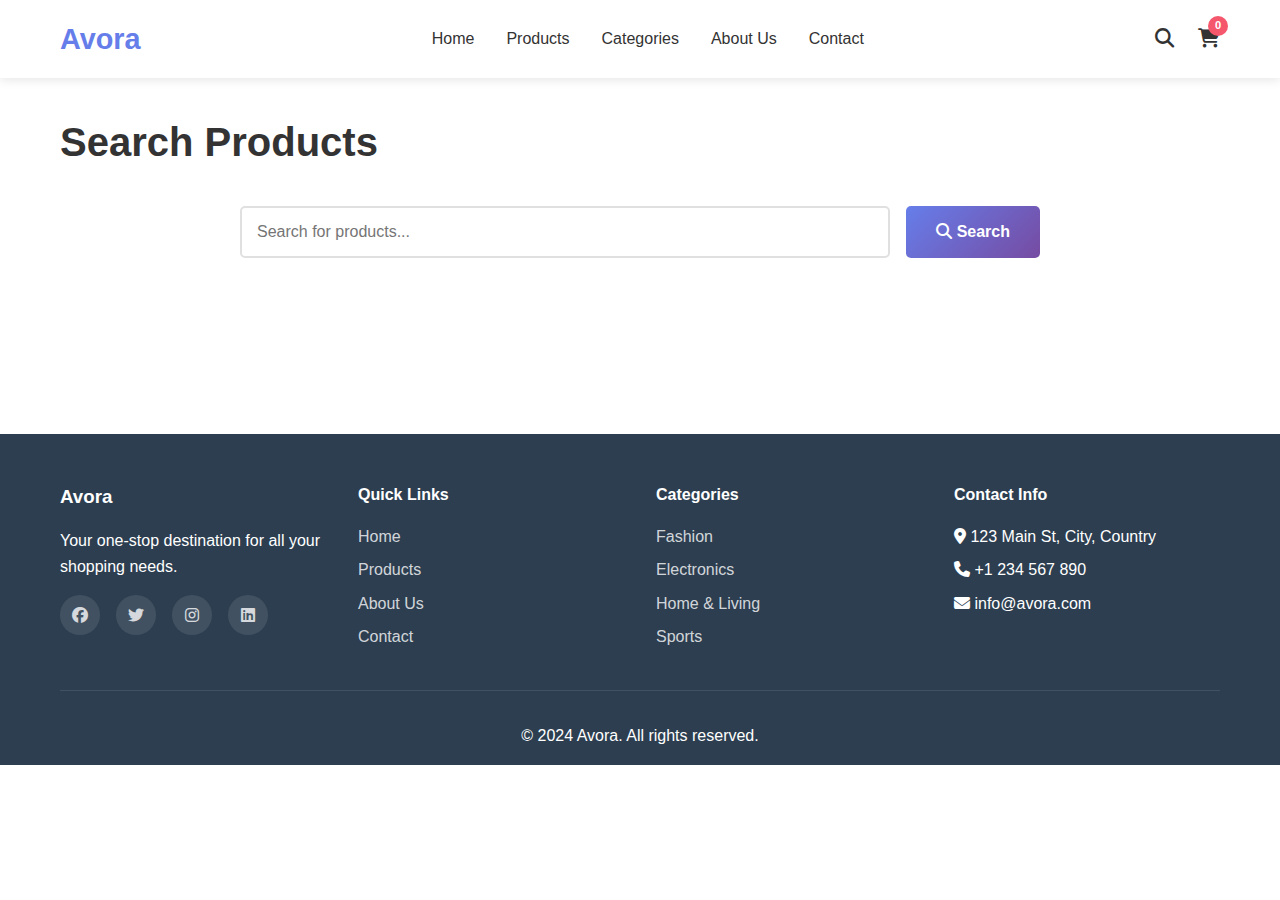
<file: search.html>
<!DOCTYPE html>
<html lang="en">
<head>
    <meta charset="UTF-8">
    <meta name="viewport" content="width=device-width, initial-scale=1.0">
    <title>Search Products - Avora</title>
    <link rel="stylesheet" href="style.css">
    <link rel="stylesheet" href="https://cdnjs.cloudflare.com/ajax/libs/font-awesome/6.4.0/css/all.min.css">
</head>
<body>
    <!-- Navbar -->
    <nav class="navbar">
        <div class="container">
            <div class="nav-wrapper">
                <div class="logo">
                    <a href="index.html">Avora</a>
                </div>
                <ul class="nav-menu">
                    <li><a href="index.html">Home</a></li>
                    <li><a href="products.html">Products</a></li>
                    <li><a href="category.html">Categories</a></li>
                    <li><a href="about.html">About Us</a></li>
                    <li><a href="contact.html">Contact</a></li>
                </ul>
                <div class="nav-icons">
                    <a href="search.html" class="search-icon"><i class="fas fa-search"></i></a>
                    <a href="cart.html" class="cart-icon">
                        <i class="fas fa-shopping-cart"></i>
                        <span class="cart-count">0</span>
                    </a>
                </div>
                <div class="hamburger">
                    <span></span>
                    <span></span>
                    <span></span>
                </div>
            </div>
        </div>
    </nav>

    <!-- Search Page Content -->
    <section class="search-page">
        <div class="container">
            <h1 class="page-title">Search Products</h1>
            
            <div class="search-bar-container">
                <div class="search-bar">
                    <input type="text" id="searchInput" placeholder="Search for products...">
                    <button id="searchBtn" class="btn-primary">
                        <i class="fas fa-search"></i> Search
                    </button>
                </div>
            </div>

            <div class="search-results">
                <div id="searchResultsInfo" class="results-info"></div>
                <div class="products-grid" id="searchResultsGrid">
                    <!-- Search results will be loaded dynamically -->
                </div>
            </div>
        </div>
    </section>

    <!-- Footer -->
    <footer class="footer">
        <div class="container">
            <div class="footer-content">
                <div class="footer-section">
                    <h3>Avora</h3>
                    <p>Your one-stop destination for all your shopping needs.</p>
                    <div class="social-links">
                        <a href="#"><i class="fab fa-facebook"></i></a>
                        <a href="#"><i class="fab fa-twitter"></i></a>
                        <a href="#"><i class="fab fa-instagram"></i></a>
                        <a href="#"><i class="fab fa-linkedin"></i></a>
                    </div>
                </div>
                <div class="footer-section">
                    <h4>Quick Links</h4>
                    <ul>
                        <li><a href="index.html">Home</a></li>
                        <li><a href="products.html">Products</a></li>
                        <li><a href="about.html">About Us</a></li>
                        <li><a href="contact.html">Contact</a></li>
                    </ul>
                </div>
                <div class="footer-section">
                    <h4>Categories</h4>
                    <ul>
                        <li><a href="category.html?cat=fashion">Fashion</a></li>
                        <li><a href="category.html?cat=electronics">Electronics</a></li>
                        <li><a href="category.html?cat=home">Home & Living</a></li>
                        <li><a href="category.html?cat=sports">Sports</a></li>
                    </ul>
                </div>
                <div class="footer-section">
                    <h4>Contact Info</h4>
                    <ul>
                        <li><i class="fas fa-map-marker-alt"></i> 123 Main St, City, Country</li>
                        <li><i class="fas fa-phone"></i> +1 234 567 890</li>
                        <li><i class="fas fa-envelope"></i> info@avora.com</li>
                    </ul>
                </div>
            </div>
            <div class="footer-bottom">
                <p>&copy; 2024 Avora. All rights reserved.</p>
            </div>
        </div>
    </footer>

    <!-- Scroll to Top Button -->
    <button class="scroll-to-top" id="scrollToTop">
        <i class="fas fa-arrow-up"></i>
    </button>

    <script src="https://code.jquery.com/jquery-3.6.0.min.js"></script>
    <script src="script.js"></script>
</body>
</html>
</file>
<file: style.css>
/* Reset and Base Styles */
* {
    margin: 0;
    padding: 0;
    box-sizing: border-box;
}

:root {
    --primary-color: #667eea;
    --secondary-color: #764ba2;
    --accent-color: #f5576c;
    --text-color: #333;
    --text-light: #666;
    --bg-light: #f8f9fa;
    --border-color: #e0e0e0;
    --white: #ffffff;
    --success-color: #28a745;
    --shadow: 0 2px 10px rgba(0, 0, 0, 0.1);
    --shadow-hover: 0 5px 20px rgba(0, 0, 0, 0.15);
}

body {
    font-family: 'Segoe UI', Tahoma, Geneva, Verdana, sans-serif;
    line-height: 1.6;
    color: var(--text-color);
    background-color: var(--white);
}

.container {
    max-width: 1200px;
    margin: 0 auto;
    padding: 0 20px;
}

/* Navbar Styles */
.navbar {
    background-color: var(--white);
    box-shadow: var(--shadow);
    position: sticky;
    top: 0;
    z-index: 1000;
    padding: 1rem 0;
}

.nav-wrapper {
    display: flex;
    justify-content: space-between;
    align-items: center;
}

.logo a {
    font-size: 1.8rem;
    font-weight: bold;
    color: var(--primary-color);
    text-decoration: none;
}

.nav-menu {
    display: flex;
    list-style: none;
    gap: 2rem;
}

.nav-menu a {
    color: var(--text-color);
    text-decoration: none;
    font-weight: 500;
    transition: color 0.3s;
}

.nav-menu a:hover,
.nav-menu a.active {
    color: var(--primary-color);
}

.nav-icons {
    display: flex;
    gap: 1.5rem;
    align-items: center;
}

.nav-icons a {
    color: var(--text-color);
    font-size: 1.2rem;
    position: relative;
    text-decoration: none;
}

.cart-icon {
    position: relative;
}

.cart-count {
    position: absolute;
    top: -8px;
    right: -8px;
    background-color: var(--accent-color);
    color: var(--white);
    border-radius: 50%;
    width: 20px;
    height: 20px;
    display: flex;
    align-items: center;
    justify-content: center;
    font-size: 0.7rem;
    font-weight: bold;
}

.hamburger {
    display: none;
    flex-direction: column;
    cursor: pointer;
    gap: 4px;
}

.hamburger span {
    width: 25px;
    height: 3px;
    background-color: var(--text-color);
    transition: all 0.3s;
}

/* Buttons */
.btn-primary {
    background: linear-gradient(135deg, var(--primary-color) 0%, var(--secondary-color) 100%);
    color: var(--white);
    padding: 12px 30px;
    border: none;
    border-radius: 5px;
    cursor: pointer;
    font-size: 1rem;
    font-weight: 600;
    text-decoration: none;
    display: inline-block;
    transition: transform 0.3s, box-shadow 0.3s;
}

.btn-primary:hover {
    transform: translateY(-2px);
    box-shadow: var(--shadow-hover);
}

.btn-secondary {
    background-color: var(--white);
    color: var(--primary-color);
    padding: 12px 30px;
    border: 2px solid var(--primary-color);
    border-radius: 5px;
    cursor: pointer;
    font-size: 1rem;
    font-weight: 600;
    text-decoration: none;
    display: inline-block;
    transition: all 0.3s;
}

.btn-secondary:hover {
    background-color: var(--primary-color);
    color: var(--white);
}

/* Slider / Hero Section */
.slider-section {
    position: relative;
    height: 500px;
    overflow: hidden;
    margin-bottom: 4rem;
}

.slider-container {
    position: relative;
    width: 100%;
    height: 100%;
}

.slide {
    position: absolute;
    width: 100%;
    height: 100%;
    opacity: 0;
    transition: opacity 0.5s ease-in-out;
    display: flex;
    align-items: center;
    justify-content: center;
    padding: 0 5%;
    left: 0;
    top: 0;
}

.slide.active {
    opacity: 1;
    z-index: 1;
}

/* First slide: purple gradient background so headline/CTA are visible */
.slider-section .slide:nth-child(1) {
    background: linear-gradient(135deg, #667eea 0%, #764ba2 100%);
}

.slider-section .slide:nth-child(2) {
    background: linear-gradient(135deg, #f093fb 0%, #f5576c 100%);
}

.slider-section .slide:nth-child(3) {
    background: linear-gradient(135deg, #4facfe 0%, #00f2fe 100%);
}

.slide-content {
    max-width: 600px;
    z-index: 2;
    position: relative;
    text-align: center;
}

.slide-content h2 {
    font-size: 3rem;
    margin-bottom: 1rem;
    color: var(--white);
    text-shadow: 0 1px 3px rgba(0,0,0,0.2);
}

.slide-content p {
    font-size: 1.2rem;
    margin-bottom: 2rem;
    color: rgba(255, 255, 255, 0.95);
    text-shadow: 0 1px 2px rgba(0,0,0,0.15);
}

.slide-content .btn-primary {
    background: var(--white);
    color: var(--primary-color);
}

.slide-content .btn-primary:hover {
    background: rgba(255, 255, 255, 0.9);
    color: var(--secondary-color);
}

/* Decorative only on larger screens */
.slide-image {
    display: none;
}

@media (min-width: 900px) {
    .slide {
        justify-content: flex-start;
    }

    .slide-content {
        text-align: left;
    }

    .slide-image {
        display: block;
        flex: 0 0 50%;
        min-width: 0;
        height: 100%;
        border-radius: 12px;
        position: relative;
        z-index: 0;
        overflow: hidden;
        align-self: stretch;
    }

    .slide-image img {
        width: 100%;
        height: 100%;
        min-height: 100%;
        object-fit: cover;
        border-radius: 12px;
    }

    /* Prevent nav arrows from covering text */
    .slide-content {
        padding-left: 50px;
        padding-right: 20px;
    }
}

.slider-controls {
    position: absolute;
    top: 50%;
    transform: translateY(-50%);
    width: 100%;
    display: flex;
    justify-content: space-between;
    padding: 0 2%;
    z-index: 3;
}

.slider-controls button {
    background-color: rgba(255, 255, 255, 0.3);
    border: none;
    color: var(--white);
    font-size: 2rem;
    padding: 10px 15px;
    border-radius: 50%;
    cursor: pointer;
    transition: background-color 0.3s;
}

.slider-controls button:hover {
    background-color: rgba(255, 255, 255, 0.5);
}

.slider-dots {
    position: absolute;
    bottom: 20px;
    left: 50%;
    transform: translateX(-50%);
    display: flex;
    gap: 10px;
    z-index: 3;
}

.dot {
    width: 12px;
    height: 12px;
    border-radius: 50%;
    background-color: rgba(255, 255, 255, 0.5);
    cursor: pointer;
    transition: background-color 0.3s;
}

.dot.active {
    background-color: var(--white);
}

/* Section Titles */
.section-title {
    font-size: 2.5rem;
    text-align: center;
    margin-bottom: 3rem;
    color: var(--text-color);
}

.page-title {
    font-size: 2.5rem;
    margin-bottom: 2rem;
    color: var(--text-color);
}

/* Category Section */
.category-section {
    padding: 4rem 0;
    background-color: var(--bg-light);
}

.category-grid {
    display: grid;
    grid-template-columns: repeat(auto-fit, minmax(180px, 1fr));
    gap: 2rem;
}

.category-card {
    background-color: var(--white);
    border-radius: 10px;
    padding: 2rem;
    text-align: center;
    box-shadow: var(--shadow);
    transition: transform 0.3s, box-shadow 0.3s;
    cursor: pointer;
}

.category-card:hover {
    transform: translateY(-5px);
    box-shadow: var(--shadow-hover);
}

.category-image {
    width: 120px;
    height: 120px;
    border-radius: 50%;
    margin: 0 auto 1rem;
    display: flex;
    align-items: center;
    justify-content: center;
    overflow: hidden;
}

.category-image img {
    width: 100%;
    height: 100%;
    object-fit: cover;
}

/* Fallback for category cards without images */
.category-image i {
    color: var(--white);
    font-size: 2.5rem;
}

.category-card h3 {
    margin-bottom: 0.5rem;
    color: var(--text-color);
}

.category-card a {
    color: var(--primary-color);
    text-decoration: none;
    font-weight: 600;
}

/* Products Section */
.products-section {
    padding: 4rem 0;
}

.featured-products-section {
    padding-top: 2rem;
}

.latest-products-section {
    padding-bottom: 4rem;
}

.products-grid {
    display: grid;
    grid-template-columns: repeat(auto-fill, minmax(250px, 1fr));
    gap: 2rem;
}

.product-card {
    background-color: var(--white);
    border-radius: 10px;
    overflow: hidden;
    box-shadow: var(--shadow);
    transition: transform 0.3s, box-shadow 0.3s;
    cursor: pointer;
}

.product-card:hover {
    transform: translateY(-5px);
    box-shadow: var(--shadow-hover);
}

.product-image {
    width: 100%;
    height: 250px;
    background: linear-gradient(135deg, var(--primary-color) 0%, var(--secondary-color) 100%);
    display: flex;
    align-items: center;
    justify-content: center;
    color: var(--white);
    font-size: 4rem;
    overflow: hidden;
}

.product-image img {
    width: 100%;
    height: 100%;
    object-fit: cover;
}

.product-image .product-emoji {
    font-size: 4rem;
}

.product-info {
    padding: 1.5rem;
}

.product-title {
    font-size: 1.1rem;
    margin-bottom: 0.5rem;
    color: var(--text-color);
}

.product-rating {
    display: flex;
    align-items: center;
    gap: 0.5rem;
    margin-bottom: 0.5rem;
}

.stars {
    color: #ffc107;
}

.product-price {
    font-size: 1.3rem;
    font-weight: bold;
    color: var(--primary-color);
    margin-bottom: 1rem;
}

.original-price {
    text-decoration: line-through;
    color: var(--text-light);
    font-size: 1rem;
    margin-left: 0.5rem;
}

.product-card .btn-primary {
    width: 100%;
    text-align: center;
}

/* Features Section */
.features-section {
    padding: 4rem 0;
    background-color: var(--bg-light);
}

.features-grid {
    display: grid;
    grid-template-columns: repeat(auto-fit, minmax(250px, 1fr));
    gap: 2rem;
}

.feature-card {
    background-color: var(--white);
    padding: 2rem;
    border-radius: 10px;
    text-align: center;
    box-shadow: var(--shadow);
}

.feature-icon {
    width: 80px;
    height: 80px;
    margin: 0 auto 1rem;
    background: linear-gradient(135deg, var(--primary-color) 0%, var(--secondary-color) 100%);
    border-radius: 50%;
    display: flex;
    align-items: center;
    justify-content: center;
    color: var(--white);
    font-size: 2rem;
}

.feature-card h3 {
    margin-bottom: 0.5rem;
    color: var(--text-color);
}

.feature-card p {
    color: var(--text-light);
}

/* Footer */
.footer {
    background-color: #2c3e50;
    color: var(--white);
    padding: 3rem 0 1rem;
    margin-top: 4rem;
}

.footer-content {
    display: grid;
    grid-template-columns: repeat(auto-fit, minmax(250px, 1fr));
    gap: 2rem;
    margin-bottom: 2rem;
}

.footer-section h3,
.footer-section h4 {
    margin-bottom: 1rem;
}

.footer-section ul {
    list-style: none;
}

.footer-section ul li {
    margin-bottom: 0.5rem;
}

.footer-section a {
    color: rgba(255, 255, 255, 0.8);
    text-decoration: none;
    transition: color 0.3s;
}

.footer-section a:hover {
    color: var(--white);
}

.social-links {
    display: flex;
    gap: 1rem;
    margin-top: 1rem;
}

.social-links a {
    width: 40px;
    height: 40px;
    background-color: rgba(255, 255, 255, 0.1);
    border-radius: 50%;
    display: flex;
    align-items: center;
    justify-content: center;
    transition: background-color 0.3s;
}

.social-links a:hover {
    background-color: var(--primary-color);
}

.footer-bottom {
    text-align: center;
    padding-top: 2rem;
    border-top: 1px solid rgba(255, 255, 255, 0.1);
}

/* Scroll to Top Button */
.scroll-to-top {
    position: fixed;
    bottom: 30px;
    right: 30px;
    width: 50px;
    height: 50px;
    background: linear-gradient(135deg, var(--primary-color) 0%, var(--secondary-color) 100%);
    color: var(--white);
    border: none;
    border-radius: 50%;
    font-size: 1.2rem;
    cursor: pointer;
    opacity: 0;
    visibility: hidden;
    transition: all 0.3s;
    z-index: 999;
}

.scroll-to-top.visible {
    opacity: 1;
    visibility: visible;
}

.scroll-to-top:hover {
    transform: translateY(-5px);
    box-shadow: var(--shadow-hover);
}

/* Products Page */
.products-page {
    padding: 2rem 0 4rem;
}

.products-layout {
    display: grid;
    grid-template-columns: 250px 1fr;
    gap: 2rem;
}

.filters-sidebar {
    background-color: var(--bg-light);
    padding: 2rem;
    border-radius: 10px;
    height: fit-content;
    position: sticky;
    top: 100px;
}

.filters-sidebar h3 {
    margin-bottom: 1.5rem;
    color: var(--text-color);
}

.filter-group {
    margin-bottom: 2rem;
}

.filter-group h4 {
    margin-bottom: 1rem;
    color: var(--text-color);
}

.filter-options {
    display: flex;
    flex-direction: column;
    gap: 0.5rem;
}

.filter-options label {
    display: flex;
    align-items: center;
    gap: 0.5rem;
    cursor: pointer;
}

.price-filter {
    display: flex;
    flex-direction: column;
    gap: 1rem;
}

.price-filter input[type="range"] {
    width: 100%;
}

.price-display {
    display: flex;
    justify-content: space-between;
    font-weight: 600;
    color: var(--primary-color);
}

.filters-sidebar .btn-primary,
.filters-sidebar .btn-secondary {
    width: 100%;
    margin-top: 1rem;
}

/* Product View Page */
.product-view-page {
    padding: 2rem 0 4rem;
}

.product-details {
    display: grid;
    grid-template-columns: 1fr 1fr;
    gap: 3rem;
    margin-bottom: 4rem;
}

.product-images {
    display: flex;
    flex-direction: column;
    gap: 1rem;
}

.main-image {
    width: 100%;
    height: 500px;
    background-color: var(--bg-light);
    border-radius: 10px;
    display: flex;
    align-items: center;
    justify-content: center;
    overflow: hidden;
}

.main-image img {
    width: 100%;
    height: 100%;
    object-fit: cover;
}

.main-image .main-image-emoji {
    font-size: 8rem;
    line-height: 1;
}

.thumbnail .thumb-inner {
    width: 100%;
    height: 100%;
    display: flex;
    align-items: center;
    justify-content: center;
    font-size: 2rem;
}

.thumbnail-images {
    display: flex;
    gap: 1rem;
}

.thumbnail {
    width: 100px;
    height: 100px;
    background-color: var(--bg-light);
    border-radius: 5px;
    cursor: pointer;
    border: 2px solid transparent;
    transition: border-color 0.3s;
    overflow: hidden;
}

.thumbnail img {
    width: 100%;
    height: 100%;
    object-fit: cover;
}

.thumbnail.active {
    border-color: var(--primary-color);
}

.product-info h1 {
    font-size: 2rem;
    margin-bottom: 1rem;
}

.product-rating {
    margin-bottom: 1rem;
}

.product-price {
    font-size: 2rem;
    font-weight: bold;
    color: var(--primary-color);
    margin-bottom: 2rem;
}

.product-description {
    margin-bottom: 2rem;
}

.product-description h3 {
    margin-bottom: 1rem;
}

.product-actions {
    display: flex;
    gap: 1rem;
    align-items: center;
}

.quantity-selector {
    display: flex;
    align-items: center;
    border: 2px solid var(--border-color);
    border-radius: 5px;
}

.qty-btn {
    background-color: var(--bg-light);
    border: none;
    padding: 10px 15px;
    cursor: pointer;
    font-size: 1.2rem;
    transition: background-color 0.3s;
}

.qty-btn:hover {
    background-color: var(--border-color);
}

#productQuantity {
    width: 60px;
    text-align: center;
    border: none;
    padding: 10px;
    font-size: 1rem;
}

.btn-add-cart {
    flex: 1;
}

/* Product Reviews Section */
.product-reviews-section {
    margin-top: 4rem;
    padding-top: 3rem;
    border-top: 1px solid var(--border-color);
}

.reviews-list {
    margin-bottom: 2rem;
}

.review-card {
    background-color: var(--bg-light);
    padding: 1.5rem;
    border-radius: 10px;
    margin-bottom: 1rem;
}

.review-header {
    display: flex;
    flex-wrap: wrap;
    justify-content: space-between;
    align-items: center;
    margin-bottom: 0.75rem;
}

.review-author {
    color: var(--text-color);
}

.review-meta {
    display: flex;
    align-items: center;
    gap: 0.75rem;
}

.review-stars {
    color: #ffc107;
}

.review-date {
    font-size: 0.9rem;
    color: var(--text-light);
}

.review-comment {
    color: var(--text-light);
    line-height: 1.6;
    margin: 0;
}

.no-reviews {
    color: var(--text-light);
    font-style: italic;
    padding: 1rem 0;
}

.add-review-form {
    background-color: var(--white);
    padding: 2rem;
    border-radius: 10px;
    box-shadow: var(--shadow);
    margin-top: 2rem;
}

.add-review-form h3 {
    margin-bottom: 1.5rem;
    color: var(--text-color);
}

.star-rating-input {
    display: flex;
    gap: 0.25rem;
    margin: 0.5rem 0 1rem;
}

.star-rating-input .star {
    cursor: pointer;
    font-size: 1.5rem;
    color: var(--border-color);
    transition: color 0.2s;
}

.star-rating-input .star:hover,
.star-rating-input .star.active i.fa-star {
    color: #ffc107;
}

.star-rating-input .star i {
    pointer-events: none;
}

.related-products-section {
    margin-top: 4rem;
}

/* Category Page */
.category-page {
    padding: 2rem 0 4rem;
}

.category-list {
    display: grid;
    grid-template-columns: repeat(auto-fill, minmax(300px, 1fr));
    gap: 2rem;
}

.category-item {
    background-color: var(--white);
    border-radius: 10px;
    overflow: hidden;
    box-shadow: var(--shadow);
    transition: transform 0.3s, box-shadow 0.3s;
    cursor: pointer;
}

.category-item:hover {
    transform: translateY(-5px);
    box-shadow: var(--shadow-hover);
}

.category-item-image {
    width: 100%;
    height: 200px;
    background: linear-gradient(135deg, var(--primary-color) 0%, var(--secondary-color) 100%);
    display: flex;
    align-items: center;
    justify-content: center;
    color: var(--white);
    font-size: 3rem;
    overflow: hidden;
    position: relative;   /* added */
}

.category-item-image img {
    width: 100%;
    height: 100%;
    object-fit: cover;
    display: block;       /* added */
}
.category-item-image {
    position: relative;   /* FIX 2 */
}


.category-item-info {
    padding: 1.5rem;
}

.category-item-info h3 {
    margin-bottom: 0.5rem;
}

.category-item-info p {
    color: var(--text-light);
}

/* Cart Page */
.cart-page {
    padding: 2rem 0 4rem;
}

.cart-layout {
    display: grid;
    grid-template-columns: 2fr 1fr;
    gap: 2rem;
}

.cart-item {
    background-color: var(--white);
    border-radius: 10px;
    padding: 1.5rem;
    margin-bottom: 1rem;
    box-shadow: var(--shadow);
    display: flex;
    gap: 1.5rem;
}

.cart-item-image {
    width: 150px;
    height: 150px;
    background-color: var(--bg-light);
    border-radius: 5px;
    flex-shrink: 0;
    overflow: hidden;
    display: flex;
    align-items: center;
    justify-content: center;
}

.cart-item-image img {
    width: 100%;
    height: 100%;
    object-fit: cover;
}

.cart-item-info {
    flex: 1;
}

.cart-item-info h3 {
    margin-bottom: 0.5rem;
}

.cart-item-price {
    font-size: 1.3rem;
    font-weight: bold;
    color: var(--primary-color);
    margin: 1rem 0;
}

.cart-item-actions {
    display: flex;
    align-items: center;
    gap: 1rem;
}

.remove-item {
    background-color: var(--accent-color);
    color: var(--white);
    border: none;
    padding: 8px 15px;
    border-radius: 5px;
    cursor: pointer;
    transition: background-color 0.3s;
}

.remove-item:hover {
    background-color: #d32f2f;
}

.empty-cart {
    text-align: center;
    padding: 4rem 2rem;
    background-color: var(--bg-light);
    border-radius: 10px;
}

.empty-cart i {
    font-size: 5rem;
    color: var(--text-light);
    margin-bottom: 1rem;
}

.cart-summary {
    background-color: var(--bg-light);
    padding: 2rem;
    border-radius: 10px;
    height: fit-content;
    position: sticky;
    top: 100px;
}

.cart-summary h3 {
    margin-bottom: 1.5rem;
}

.summary-row {
    display: flex;
    justify-content: space-between;
    margin-bottom: 1rem;
    padding-bottom: 1rem;
    border-bottom: 1px solid var(--border-color);
}

.summary-row.total {
    font-size: 1.3rem;
    font-weight: bold;
    border-bottom: none;
    padding-top: 1rem;
    margin-top: 1rem;
    border-top: 2px solid var(--border-color);
}

.cart-summary .btn-primary,
.cart-summary .btn-secondary {
    width: 100%;
    margin-top: 1rem;
}

.btn-checkout:disabled {
    opacity: 0.5;
    cursor: not-allowed;
}

/* Checkout Page */
.checkout-page {
    padding: 2rem 0 4rem;
}

.checkout-layout {
    display: grid;
    grid-template-columns: 2fr 1fr;
    gap: 2rem;
}

.checkout-form-section h2,
.order-summary-section h2 {
    margin-bottom: 1.5rem;
}

.checkout-form {
    background-color: var(--white);
    padding: 2rem;
    border-radius: 10px;
    box-shadow: var(--shadow);
}

.form-group {
    margin-bottom: 1.5rem;
}

.form-group label {
    display: block;
    margin-bottom: 0.5rem;
    font-weight: 600;
    color: var(--text-color);
}

.form-group input,
.form-group select,
.form-group textarea {
    width: 100%;
    padding: 12px;
    border: 2px solid var(--border-color);
    border-radius: 5px;
    font-size: 1rem;
    transition: border-color 0.3s;
}

.form-group input:focus,
.form-group select:focus,
.form-group textarea:focus {
    outline: none;
    border-color: var(--primary-color);
}

.form-row {
    display: grid;
    grid-template-columns: 1fr 1fr;
    gap: 1rem;
}

.error-message {
    color: var(--accent-color);
    font-size: 0.9rem;
    margin-top: 0.5rem;
    display: block;
}

.order-summary-section {
    background-color: var(--bg-light);
    padding: 2rem;
    border-radius: 10px;
    height: fit-content;
    position: sticky;
    top: 100px;
}

.order-items {
    margin-bottom: 1.5rem;
}

.order-item {
    display: flex;
    justify-content: space-between;
    margin-bottom: 1rem;
    padding-bottom: 1rem;
    border-bottom: 1px solid var(--border-color);
}

.order-summary {
    margin-top: 1.5rem;
}

/* Order Confirmation Page */
.order-confirmation-page {
    padding: 4rem 0;
    min-height: 60vh;
    display: flex;
    align-items: center;
}

.confirmation-content {
    text-align: center;
    max-width: 600px;
    margin: 0 auto;
    background-color: var(--white);
    padding: 3rem;
    border-radius: 10px;
    box-shadow: var(--shadow);
}

.confirmation-icon {
    font-size: 5rem;
    color: var(--success-color);
    margin-bottom: 1rem;
}

.confirmation-content h1 {
    margin-bottom: 1rem;
    color: var(--text-color);
}

.confirmation-message {
    font-size: 1.1rem;
    color: var(--text-light);
    margin-bottom: 2rem;
}

.order-details {
    background-color: var(--bg-light);
    padding: 2rem;
    border-radius: 10px;
    margin-bottom: 2rem;
    text-align: left;
}

.detail-row {
    display: flex;
    justify-content: space-between;
    margin-bottom: 1rem;
    padding-bottom: 1rem;
    border-bottom: 1px solid var(--border-color);
}

.detail-row:last-child {
    border-bottom: none;
    margin-bottom: 0;
    padding-bottom: 0;
}

.detail-label {
    font-weight: 600;
    color: var(--text-color);
}

.detail-value {
    color: var(--text-light);
}

.detail-value.status {
    color: var(--success-color);
    font-weight: 600;
}

.confirmation-actions {
    display: flex;
    gap: 1rem;
    justify-content: center;
}

/* About Page */
.about-page {
    padding: 2rem 0 4rem;
}

.about-content {
    display: grid;
    grid-template-columns: 1fr 1fr;
    gap: 3rem;
    margin-bottom: 4rem;
    align-items: center;
}

.about-image {
    width: 100%;
}

.image-placeholder {
    width: 100%;
    height: 400px;
    border-radius: 10px;
    display: flex;
    align-items: center;
    justify-content: center;
    color: var(--white);
    font-size: 5rem;
}

.about-text h2 {
    margin-bottom: 1rem;
    color: var(--text-color);
}

.about-text p {
    margin-bottom: 1rem;
    color: var(--text-light);
    line-height: 1.8;
}

.about-features {
    margin-bottom: 4rem;
}

.testimonials-section {
    margin-top: 4rem;
}

.testimonials-grid {
    display: grid;
    grid-template-columns: repeat(auto-fit, minmax(300px, 1fr));
    gap: 2rem;
}

.testimonial-card {
    background-color: var(--white);
    padding: 2rem;
    border-radius: 10px;
    box-shadow: var(--shadow);
}

.testimonial-rating {
    color: #ffc107;
    margin-bottom: 1rem;
}

.testimonial-text {
    font-style: italic;
    color: var(--text-light);
    margin-bottom: 1rem;
    line-height: 1.8;
}

.testimonial-author strong {
    display: block;
    color: var(--text-color);
    margin-bottom: 0.25rem;
}

.testimonial-author span {
    color: var(--text-light);
    font-size: 0.9rem;
}

/* Contact Page */
.contact-page {
    padding: 2rem 0 4rem;
}

.contact-layout {
    display: grid;
    grid-template-columns: 1fr 1fr;
    gap: 3rem;
}

.contact-info-section h2,
.contact-form-section h2 {
    margin-bottom: 1rem;
}

.contact-info {
    margin-top: 2rem;
}

.info-item {
    display: flex;
    gap: 1.5rem;
    margin-bottom: 2rem;
}

.info-icon {
    width: 50px;
    height: 50px;
    background: linear-gradient(135deg, var(--primary-color) 0%, var(--secondary-color) 100%);
    border-radius: 50%;
    display: flex;
    align-items: center;
    justify-content: center;
    color: var(--white);
    font-size: 1.5rem;
    flex-shrink: 0;
}

.info-content h3 {
    margin-bottom: 0.5rem;
    color: var(--text-color);
}

.info-content p {
    color: var(--text-light);
    line-height: 1.8;
}

.contact-form {
    background-color: var(--white);
    padding: 2rem;
    border-radius: 10px;
    box-shadow: var(--shadow);
}

/* Search Page */
.search-page {
    padding: 2rem 0 4rem;
}

.search-bar-container {
    margin-bottom: 3rem;
}

.search-bar {
    display: flex;
    gap: 1rem;
    max-width: 800px;
    margin: 0 auto;
}

.search-bar input {
    flex: 1;
    padding: 15px;
    border: 2px solid var(--border-color);
    border-radius: 5px;
    font-size: 1rem;
}

.search-bar input:focus {
    outline: none;
    border-color: var(--primary-color);
}

.search-bar .btn-primary {
    padding: 15px 30px;
}

.results-info {
    margin-bottom: 2rem;
    color: var(--text-light);
}

/* Responsive Design */
@media (max-width: 992px) {
    .nav-menu {
        position: fixed;
        left: -100%;
        top: 65px;
        flex-direction: column;
        background-color: var(--white);
        width: 100%;
        text-align: center;
        transition: left 0.3s ease;
        box-shadow: var(--shadow);
        padding: 2rem 0;
        z-index: 999;
    }

    .nav-menu.active {
        left: 0;
    }

    .hamburger {
        display: flex;
    }
}

@media (max-width: 968px) {
    .products-layout,
    .checkout-layout,
    .cart-layout,
    .contact-layout,
    .product-details,
    .about-content {
        grid-template-columns: 1fr;
    }

    .filters-sidebar,
    .cart-summary,
    .order-summary-section {
        position: static;
    }

    .slide-content h2 {
        font-size: 2rem;
    }

    .slide-content p {
        font-size: 1rem;
    }
}

@media (max-width: 768px) {
    body.menu-open {
        overflow: hidden;
    }

    .nav-menu {
        position: fixed;
        left: -100%;
        top: 65px;
        flex-direction: column;
        background-color: var(--white);
        width: 100%;
        text-align: center;
        transition: left 0.3s ease;
        box-shadow: var(--shadow);
        padding: 2rem 0;
        gap: 0;
        z-index: 999;
    }

    .nav-menu li {
        padding: 0.75rem 0;
    }

    .nav-menu.active {
        left: 0;
    }

    .hamburger {
        display: flex;
    }

    .hamburger.active span:nth-child(1) {
        transform: rotate(45deg) translate(5px, 5px);
    }

    .hamburger.active span:nth-child(2) {
        opacity: 0;
    }

    .hamburger.active span:nth-child(3) {
        transform: rotate(-45deg) translate(7px, -6px);
    }

    .slider-section {
        height: 400px;
    }

    .slide {
        flex-direction: column;
        text-align: center;
    }

    .slide-content {
        max-width: 100%;
        padding-left: 50px;
        padding-right: 50px;
    }

    .section-title {
        font-size: 2rem;
    }

    .category-grid,
    .products-grid {
        grid-template-columns: repeat(auto-fill, minmax(150px, 1fr));
    }

    .form-row {
        grid-template-columns: 1fr;
    }

    .confirmation-actions {
        flex-direction: column;
    }

    .confirmation-actions .btn-primary,
    .confirmation-actions .btn-secondary {
        width: 100%;
    }
}

@media (max-width: 480px) {
    .container {
        padding: 0 15px;
    }

    .category-grid,
    .products-grid {
        grid-template-columns: 1fr;
    }

    .slide-content h2 {
        font-size: 1.5rem;
    }

    .page-title {
        font-size: 2rem;
    }

    .product-actions {
        flex-direction: column;
    }

    .product-actions .btn-primary {
        width: 100%;
    }

    .main-image .main-image-emoji {
        font-size: 5rem;
    }

    .product-reviews-section .add-review-form {
        padding: 1.5rem;
    }

    .review-header {
        flex-direction: column;
        align-items: flex-start;
        gap: 0.5rem;
    }
}
</file>
